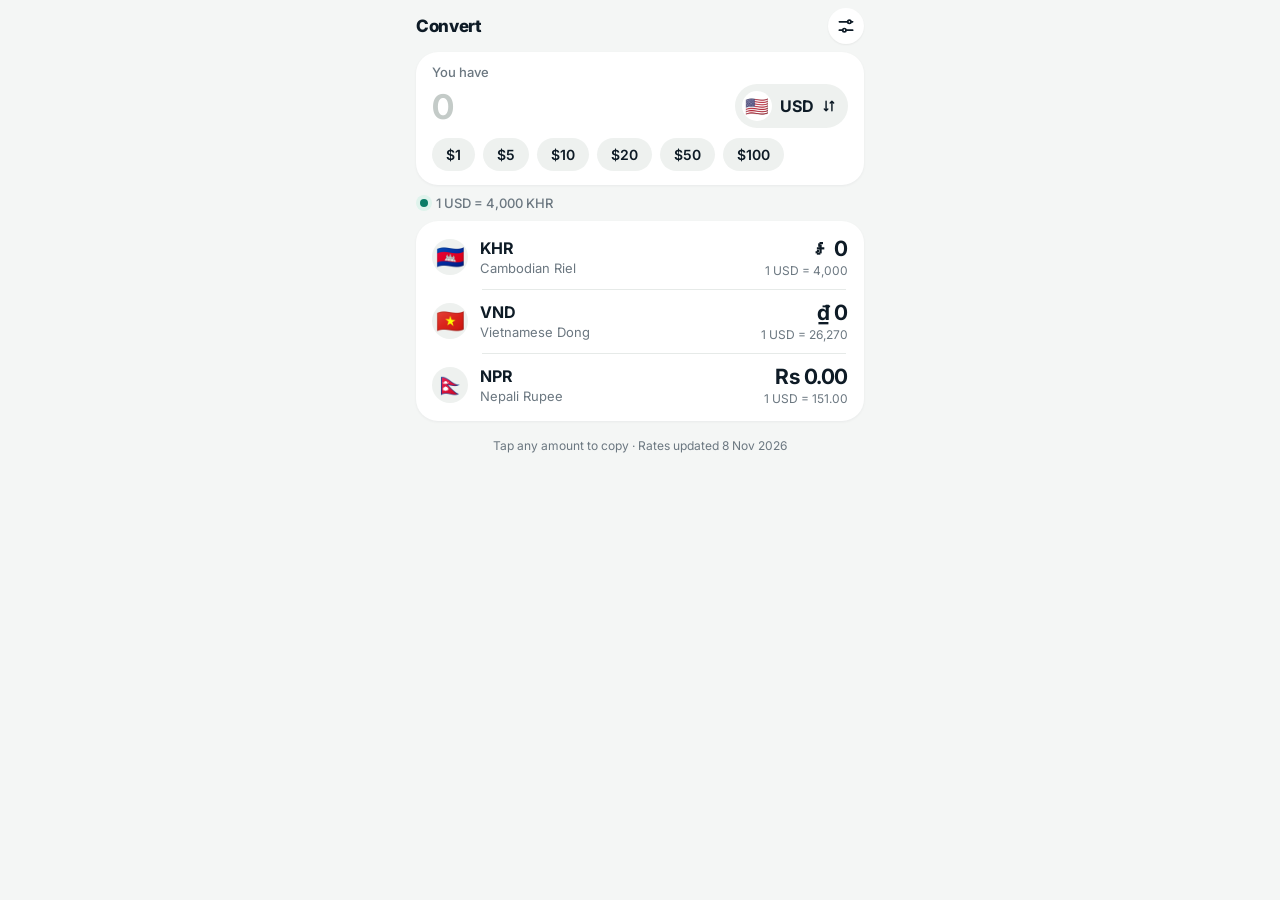
<file: fx/index.html>
<!DOCTYPE html>
<html lang="en">
<head>
<meta charset="UTF-8">
<meta name="viewport" content="width=device-width, initial-scale=1, viewport-fit=cover, maximum-scale=1">
<meta name="apple-mobile-web-app-capable" content="yes">
<meta name="mobile-web-app-capable" content="yes">
<meta name="apple-mobile-web-app-title" content="FX">
<meta name="theme-color" content="#f4f6f5">
<title>FX Converter</title>
<link rel="manifest" href="manifest.webmanifest">
<link rel="icon" href="icon-192.png">
<link rel="apple-touch-icon" href="icon-192.png">
<link rel="stylesheet" href="https://fonts.googleapis.com/css2?family=Inter:wght@400;500;600;700;800&display=swap">
<style>
:root{--bg:#f4f6f5;--card:#fff;--ink:#0e1b26;--mut:#6b7780;--line:#e6eae8;--acc:#0a7c66;--accS:#dff3ec;--chip:#eef1ef}
*{box-sizing:border-box;margin:0;padding:0;-webkit-tap-highlight-color:transparent}
html,body{background:var(--bg)}
body{color:var(--ink);font-family:Inter,-apple-system,system-ui,sans-serif;max-width:480px;margin:0 auto;
 padding:calc(env(safe-area-inset-top) + 8px) 16px calc(env(safe-area-inset-bottom) + 32px)}
header{display:flex;justify-content:space-between;align-items:center;margin-bottom:8px}
.ttl{font-weight:800;font-size:17px;letter-spacing:-.02em}
.iconbtn{width:36px;height:36px;border-radius:50%;border:0;background:var(--card);display:grid;place-items:center;box-shadow:0 1px 2px rgba(0,0,0,.06)}
.iconbtn svg{width:20px;height:20px;stroke:var(--ink)}

.card{background:var(--card);border-radius:22px;box-shadow:0 1px 3px rgba(14,27,38,.05)}
.send{padding:12px 16px 14px}
.lbl{font-size:13px;color:var(--mut);font-weight:500;margin-bottom:4px}
.sendrow{display:flex;align-items:center;gap:10px}
.sendrow input{flex:1;min-width:0;border:0;outline:0;background:none;font:inherit;font-size:34px;font-weight:700;letter-spacing:-.03em;color:var(--ink)}
.sendrow input::placeholder{color:#c4cbc8}
.pill{display:flex;align-items:center;gap:8px;background:var(--chip);border:0;border-radius:999px;padding:7px 12px 7px 7px;font:inherit;font-weight:700;font-size:16px;color:var(--ink)}
.flag{width:30px;height:30px;border-radius:50%;display:grid;place-items:center;font-size:19px;background:#fff;overflow:hidden;flex-shrink:0}
.clr{width:30px;height:30px;border-radius:50%;border:0;background:var(--chip);display:none;place-items:center;flex-shrink:0}
.clr.on{display:grid}
.clr svg{width:14px;height:14px;stroke:var(--mut)}
.pill svg{width:14px;height:14px;stroke:var(--ink)}

.chips{display:flex;gap:8px;margin:10px 0 0;overflow-x:auto;scrollbar-width:none}
.chips::-webkit-scrollbar{display:none}
.chips button{border:0;background:var(--chip);border-radius:999px;padding:8px 14px;font:inherit;font-size:14px;font-weight:600;color:var(--ink);white-space:nowrap}
.chips button:active{background:var(--accS)}

.ratebar{display:flex;align-items:center;gap:8px;margin:10px 4px;font-size:13px;color:var(--mut);font-weight:500}
.dot{width:8px;height:8px;border-radius:50%;background:var(--acc);box-shadow:0 0 0 4px var(--accS)}

.list{padding:4px 0}
.item{display:flex;align-items:center;gap:12px;padding:11px 16px;position:relative;cursor:pointer}
.item+.item::before{content:"";position:absolute;top:0;left:66px;right:18px;height:1px;background:var(--line)}
.item .flag{width:36px;height:36px;font-size:23px;background:var(--chip)}
.meta{flex:1;min-width:0}
.code{font-weight:700;font-size:16px}
.name{font-size:13px;color:var(--mut);margin-top:2px}
.amt{text-align:right}
.big{font-size:21px;font-weight:700;letter-spacing:-.02em;word-break:break-all}
.sub{font-size:12px;color:var(--mut);margin-top:2px}
.item:active{background:#fafbfa}

.foot{text-align:center;font-size:12px;color:var(--mut);margin-top:16px;line-height:1.5}

.toast{position:fixed;left:50%;bottom:calc(env(safe-area-inset-bottom) + 24px);transform:translate(-50%,20px);opacity:0;
 background:var(--ink);color:#fff;padding:10px 18px;border-radius:999px;font-size:14px;font-weight:600;transition:.25s;pointer-events:none}
.toast.show{opacity:1;transform:translate(-50%,0)}

.scrim{position:fixed;inset:0;background:rgba(14,27,38,.4);opacity:0;pointer-events:none;transition:.25s}
.sheet{position:fixed;left:0;right:0;bottom:0;max-width:480px;margin:0 auto;background:var(--card);border-radius:26px 26px 0 0;
 padding:10px 20px calc(env(safe-area-inset-bottom) + 24px);transform:translateY(100%);transition:.3s cubic-bezier(.2,.8,.2,1)}
.open .scrim{opacity:1;pointer-events:auto}.open .sheet{transform:none}
.grab{width:40px;height:5px;border-radius:3px;background:var(--line);margin:0 auto 16px}
.sheet h2{font-size:22px;font-weight:800;letter-spacing:-.02em;margin-bottom:4px}
.sheet p{font-size:13px;color:var(--mut);margin-bottom:16px}
.rrow{display:flex;align-items:center;gap:12px;padding:10px 0}
.rrow .flag{background:var(--chip)}
.rrow span{flex:1;font-weight:600}
.rrow input{width:130px;border:1.5px solid var(--line);border-radius:12px;padding:10px 12px;font:inherit;font-size:16px;font-weight:600;text-align:right;outline:0;color:var(--ink)}
.rrow input:focus{border-color:var(--acc)}
.btns{display:flex;gap:10px;margin-top:18px}
.btn{flex:1;border:0;border-radius:999px;padding:14px;font:inherit;font-weight:700;font-size:16px}
.btn.pri{background:var(--acc);color:#fff}.btn.sec{background:var(--chip);color:var(--ink)}
</style>
</head>
<body>
<header>
  <span class="ttl">Convert</span>
  <button class="iconbtn" id="openRates" aria-label="Rates"><svg viewBox="0 0 24 24" fill="none" stroke-width="2" stroke-linecap="round"><path d="M4 7h10M18 7h2M4 17h4M12 17h8"/><circle cx="16" cy="7" r="2"/><circle cx="10" cy="17" r="2"/></svg></button>
</header>


<div class="card send">
  <div class="lbl">You have</div>
  <div class="sendrow">
    <input id="amt" type="text" inputmode="decimal" enterkeyhint="done" placeholder="0" autocomplete="off">
    <button class="clr" id="clr" aria-label="Clear"><svg viewBox="0 0 24 24" fill="none" stroke-width="3" stroke-linecap="round"><path d="M6 6l12 12M18 6L6 18"/></svg></button>
    <button class="pill" id="swap"><span class="flag" id="fFlag">🇺🇸</span><span id="fCode">USD</span>
      <svg viewBox="0 0 24 24" fill="none" stroke-width="2.5" stroke-linecap="round"><path d="M7 4v16M7 20l-3-3M7 20l3-3M17 20V4M17 4l-3 3M17 4l3 3"/></svg></button>
  </div>
  <div class="chips" id="chips"></div>
</div>

<div class="ratebar"><span class="dot"></span><span id="rateTxt"></span></div>

<div class="card list" id="out"></div>

<div class="foot">Tap any amount to copy · Rates updated <span id="upd"></span></div>

<div class="toast" id="toast">Copied</div>

<div id="sheetWrap">
  <div class="scrim" id="scrim"></div>
  <div class="sheet">
    <div class="grab"></div>
    <h2>Exchange rates</h2>
    <p>Value of 1 US Dollar. Set these to your money changer's rates — saved on this phone.</p>
    <div class="rrow"><div class="flag">🇰🇭</div><span>KHR</span><input id="rKHR" inputmode="decimal"></div>
    <div class="rrow"><div class="flag">🇻🇳</div><span>VND</span><input id="rVND" inputmode="decimal"></div>
    <div class="rrow"><div class="flag">🇳🇵</div><span>NPR</span><input id="rNPR" inputmode="decimal"></div>
    <div class="btns"><button class="btn sec" id="reset">Reset</button><button class="btn pri" id="done">Done</button></div>
  </div>
</div>

<script>
const DEF={KHR:4000,VND:26270,NPR:151},DEF_DATE="8 Nov 2026";
const INFO={USD:["US Dollar","🇺🇸",2,"$"],KHR:["Cambodian Riel","🇰🇭",0,"៛"],VND:["Vietnamese Dong","🇻🇳",0,"₫"],NPR:["Nepali Rupee","🇳🇵",2,"Rs"]};
const CHIPS={USD:[1,5,10,20,50,100],KHR:[1000,5000,10000,20000,50000,100000]};
let rates={...DEF},from="USD",upd=DEF_DATE;
const $=id=>document.getElementById(id);
const store={get(k){try{return localStorage.getItem(k)}catch(e){return null}},set(k,v){try{localStorage.setItem(k,v)}catch(e){}}};
try{const s=JSON.parse(store.get("fxRates"));if(s)rates={...DEF,...s}}catch(e){}
from=store.get("fxFrom")||"USD";upd=store.get("fxUpd")||DEF_DATE;
const fmt=(n,d)=>n.toLocaleString("en-US",{minimumFractionDigits:d,maximumFractionDigits:d});

function render(){
  $("clr").classList.toggle("on",!!$("amt").value);
  $("fFlag").textContent=INFO[from][1];$("fCode").textContent=from;
  $("chips").innerHTML=CHIPS[from].map(v=>`<button data-v="${v}">${INFO[from][3]}${fmt(v,0)}</button>`).join("");
  $("rateTxt").textContent=from==="USD"?`1 USD = ${fmt(rates.KHR,0)} KHR`:`${fmt(rates.KHR,0)} KHR = 1 USD`;
  $("upd").textContent=upd;
  const a=parseFloat($("amt").value.replace(/,/g,""))||0;
  const usd=from==="USD"?a:a/rates.KHR;
  const t=[from==="USD"?"KHR":"USD","VND","NPR"];
  $("out").innerHTML=t.map(c=>{
    const v=c==="USD"?usd:usd*rates[c];
    const per=c==="USD"?`1 USD = ${fmt(rates.KHR,0)} KHR`:`1 USD = ${fmt(rates[c],c==="NPR"?2:0)}`;
    return `<div class="item" data-c="${c}" data-v="${fmt(v,INFO[c][2])}"><div class="flag">${INFO[c][1]}</div>
      <div class="meta"><div class="code">${c}</div><div class="name">${INFO[c][0]}</div></div>
      <div class="amt"><div class="big">${INFO[c][3]} ${fmt(v,INFO[c][2])}</div><div class="sub">${per}</div></div></div>`;
  }).join("");
}
function save(){store.set("fxRates",JSON.stringify(rates));store.set("fxFrom",from);store.set("fxUpd",upd)}
function toast(m){const t=$("toast");t.textContent=m;t.classList.add("show");clearTimeout(t._h);t._h=setTimeout(()=>t.classList.remove("show"),1400)}
function fillRates(){["KHR","VND","NPR"].forEach(c=>$("r"+c).value=rates[c])}

$("amt").addEventListener("input",e=>{
  const raw=e.target.value.replace(/[^0-9.]/g,"").replace(/(\..*)\./g,"$1");
  const [i,d]=raw.split(".");e.target.value=(i?Number(i).toLocaleString("en-US"):"")+(d!==undefined?"."+d:"");
  render();
});
$("amt").addEventListener("keydown",e=>{if(e.key==="Enter"){e.preventDefault();e.target.blur()}});
$("clr").addEventListener("pointerdown",e=>e.preventDefault());
$("clr").onclick=()=>{$("amt").value="";render();$("amt").focus()};
$("swap").onclick=()=>{
  const a=parseFloat($("amt").value.replace(/,/g,""));
  const old=from;from=from==="USD"?"KHR":"USD";
  if(a){const v=old==="USD"?a*rates.KHR:a/rates.KHR;$("amt").value=fmt(v,INFO[from][2]).replace(/\.00$/,"")}
  save();render();
};
$("chips").onclick=e=>{const v=e.target.dataset.v;if(v){$("amt").value=fmt(+v,0);render()}};
$("out").onclick=async e=>{const it=e.target.closest(".item");if(!it)return;
  try{await navigator.clipboard.writeText(it.dataset.v);toast(`Copied ${it.dataset.v} ${it.dataset.c}`)}catch(_){toast("Couldn't copy")}};
const open=v=>{document.body.classList.toggle("open",v);$("sheetWrap").classList.toggle("open",v)};
$("openRates").onclick=()=>{fillRates();open(true)};
$("scrim").onclick=$("done").onclick=()=>open(false);
["KHR","VND","NPR"].forEach(c=>$("r"+c).oninput=e=>{const v=parseFloat(e.target.value);if(v>0){rates[c]=v;upd=new Date().toLocaleDateString("en-GB",{day:"numeric",month:"short",year:"numeric"});save();render()}});
$("reset").onclick=()=>{rates={...DEF};upd=DEF_DATE;save();fillRates();render();toast("Rates reset")};
render();
</script>
</body>
</html>
</file>
